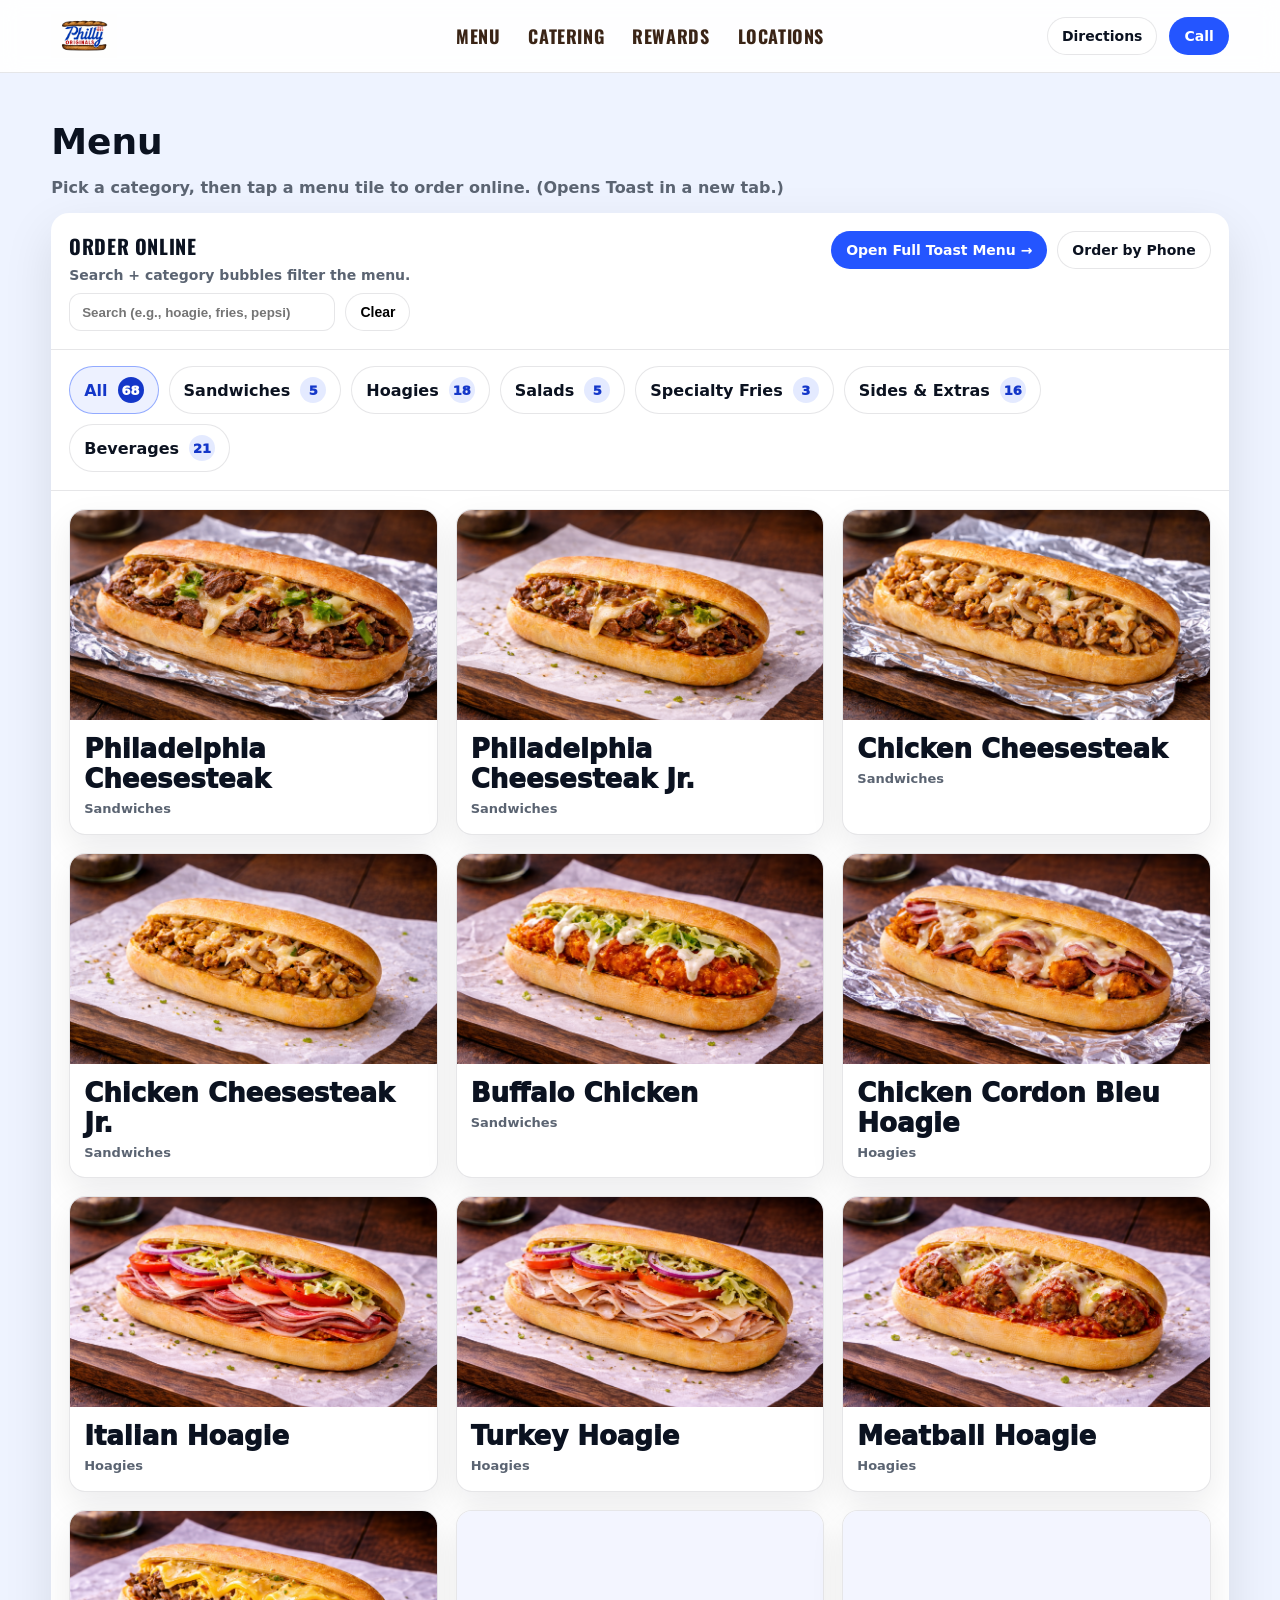
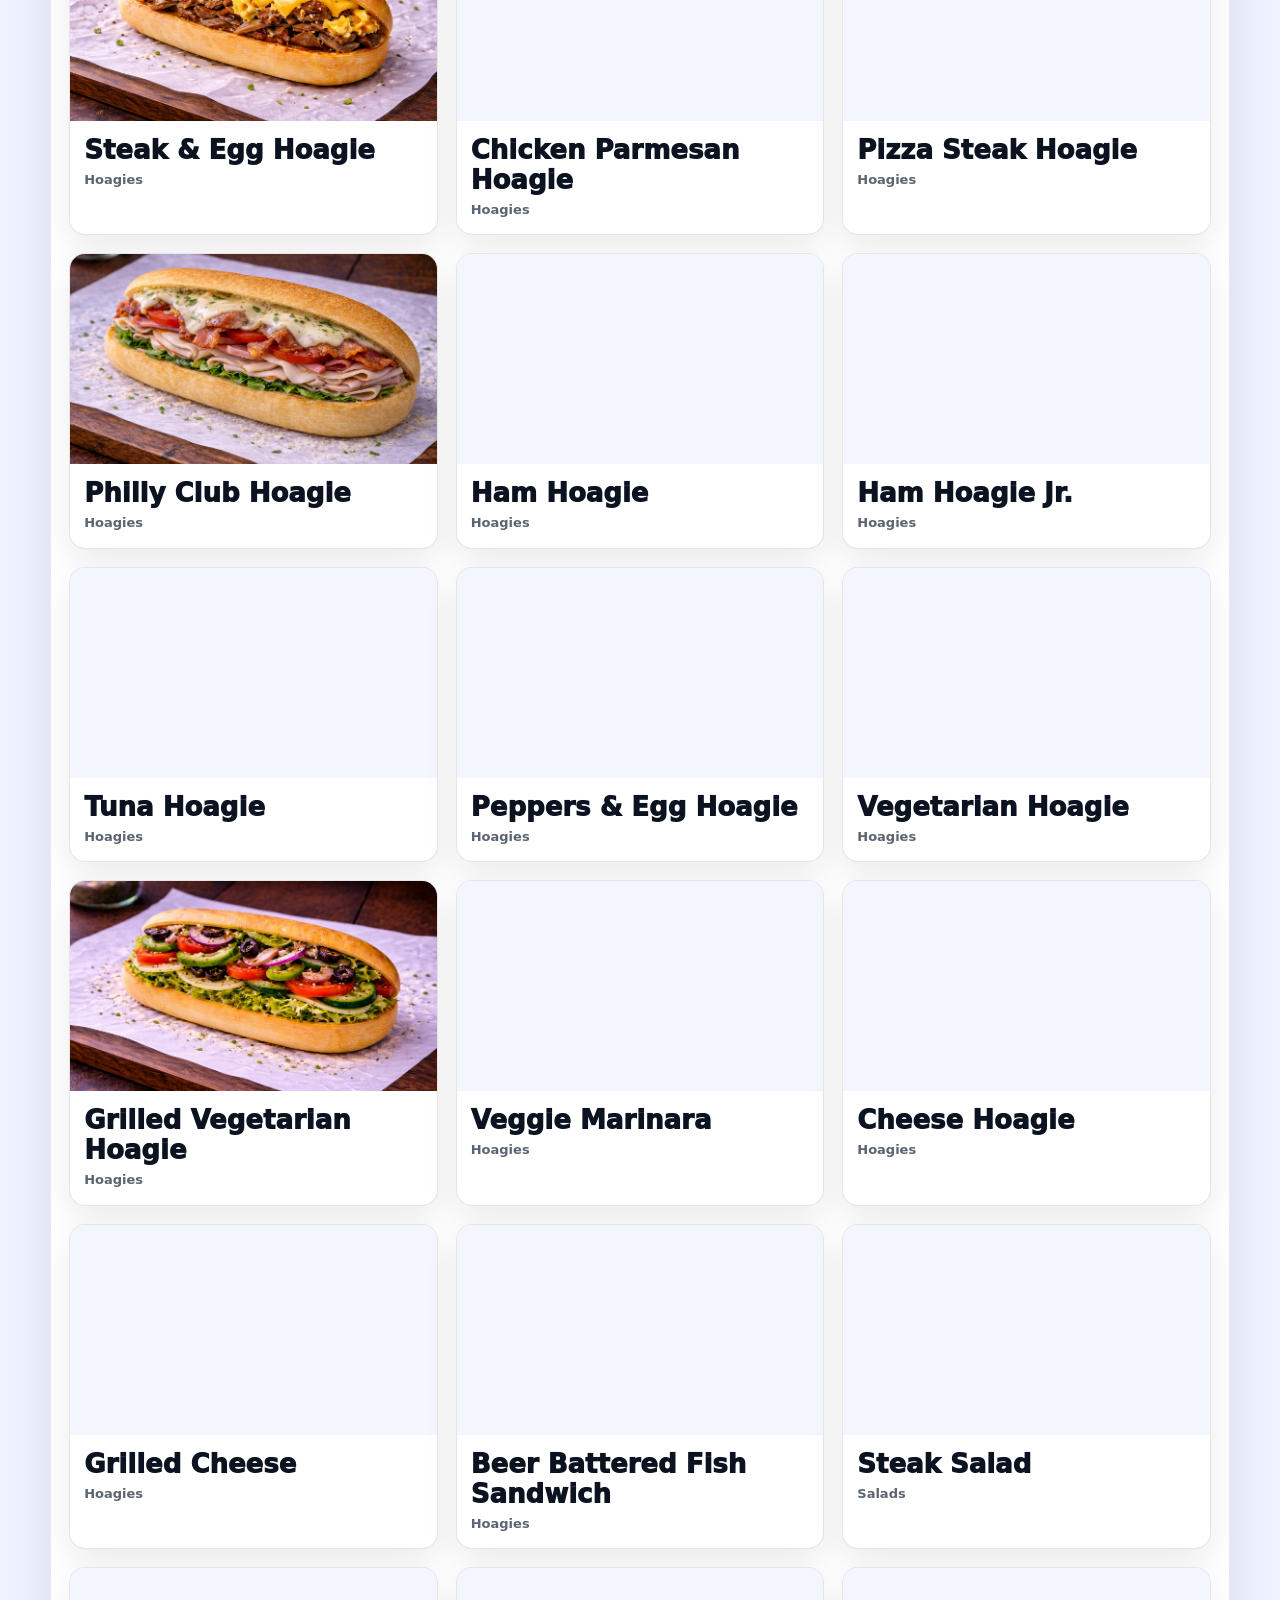
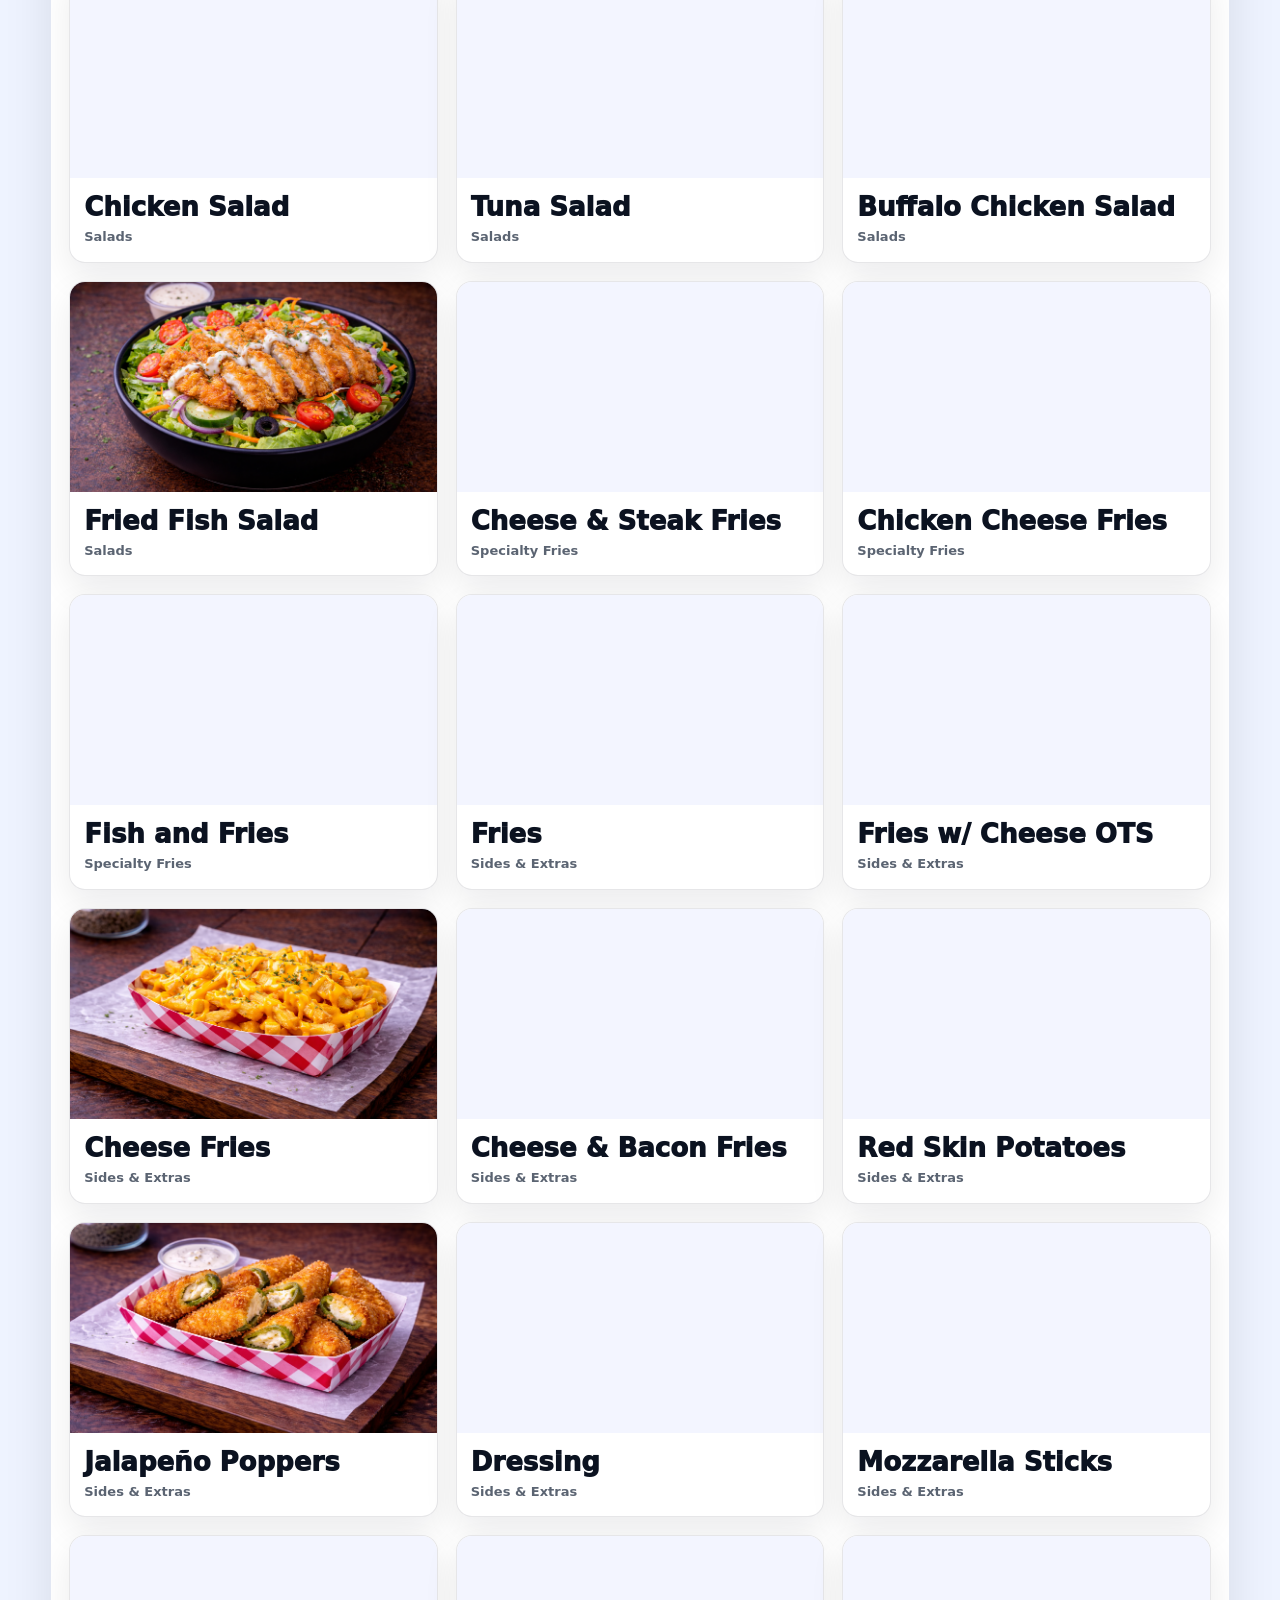
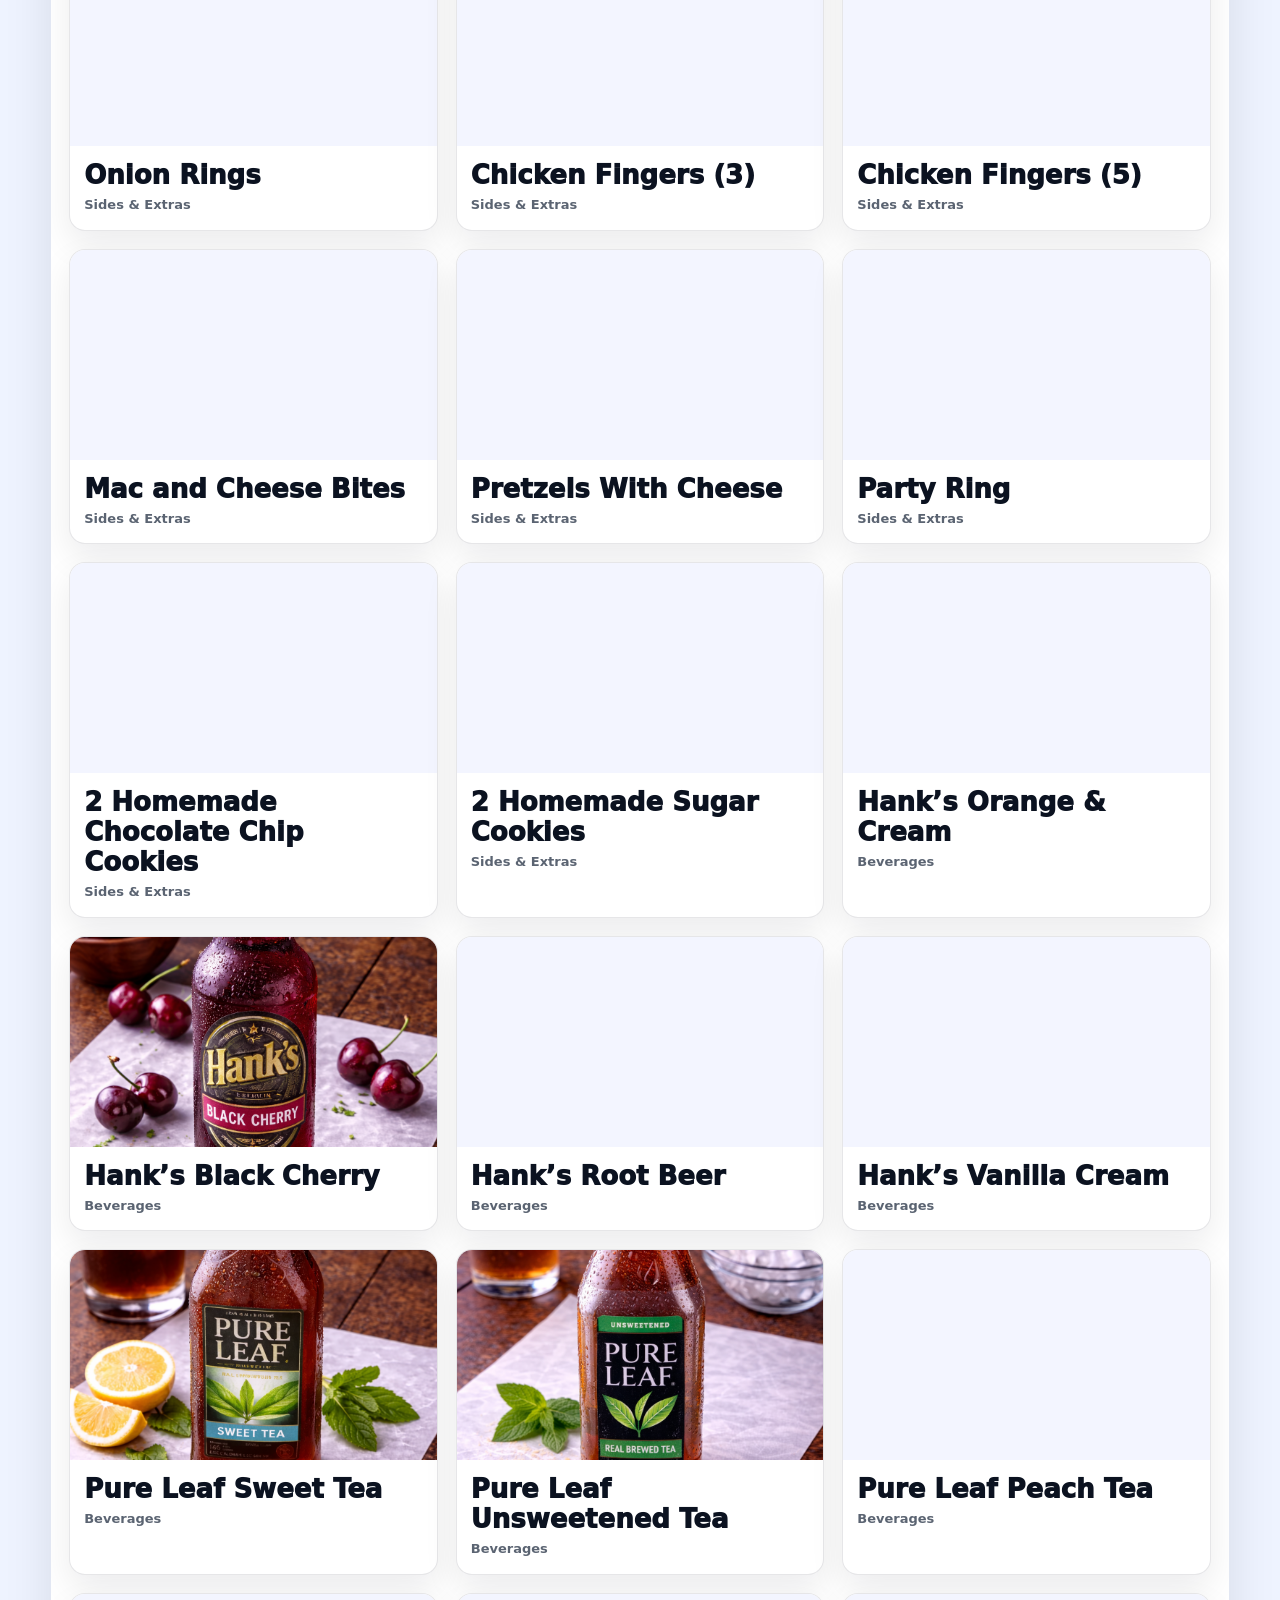
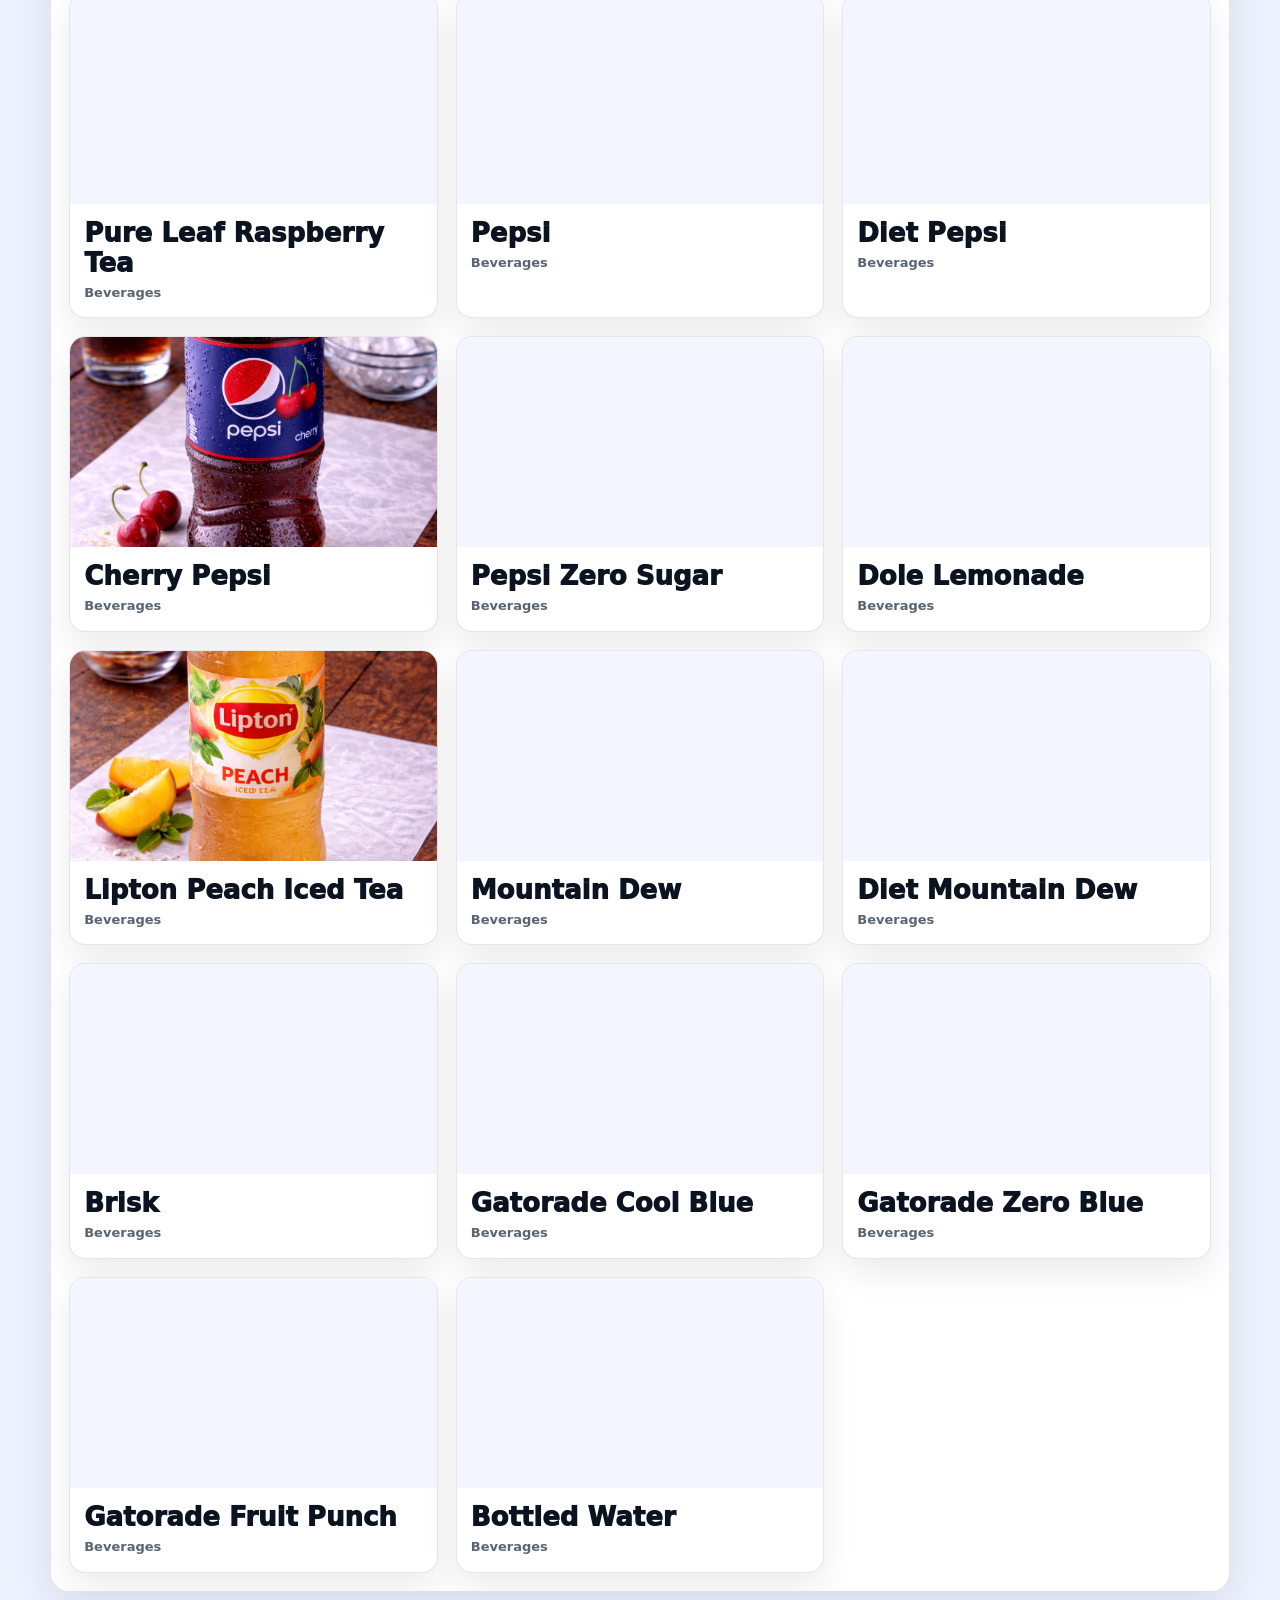
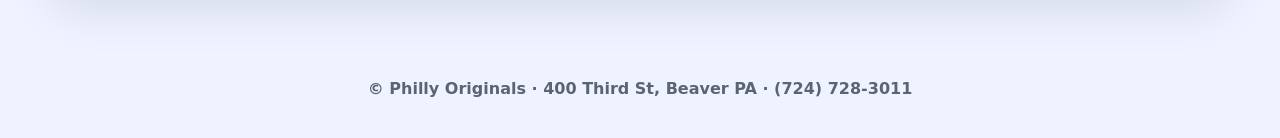
<file: menu.html>
<!doctype html>
<html lang="en">
<head>
<meta charset="utf-8"/>
<meta name="viewport" content="width=device-width, initial-scale=1"/>
<title>Philly Originals | Menu</title>
<meta name="description" content="Philly Originals — Full menu. Tap items to order online."/>

<link href="https://fonts.googleapis.com/css2?family=Oswald:wght@600;700&display=swap" rel="stylesheet">

<style>
:root{
  --blue-bg:#eef3ff;
  --blue:#2455ff;
  --blue2:#1437c9;
  --ink:#0b1220;
  --muted:#5b6472;
  --max:1200px;

  --chipotle-brown:#3a2416;
  --line:rgba(11,18,32,.10);

  --card:#ffffff;
  --shadow:0 18px 50px rgba(2,6,23,.10);
}

*{box-sizing:border-box}
html{scroll-behavior:smooth}
body{
  margin:0;
  font-family:system-ui,-apple-system,Segoe UI,Roboto,Arial,sans-serif;
  color:var(--ink);
  background:var(--blue-bg);
}
a{text-decoration:none;color:inherit}
.wrap{width:min(var(--max),92%);margin:auto}

/* HEADER */
header{
  position:sticky;top:0;z-index:10;
  background:rgba(255,255,255,.92);
  backdrop-filter:saturate(140%) blur(10px);
  border-bottom:1px solid var(--line);
}
.top{
  display:flex;
  align-items:center;
  justify-content:space-between;
  gap:18px;
  padding:14px 0;
}
.brand{display:flex;align-items:center;gap:12px;min-width:220px;}
.logo{height:44px;display:block}

.nav{display:flex;align-items:center;gap:28px;}
.nav a{
  font-family:Oswald, system-ui, sans-serif;
  font-weight:700;
  letter-spacing:.6px;
  text-transform:uppercase;
  color:var(--chipotle-brown);
  font-size:18px;
}
.nav a:hover{opacity:.75}

.right{
  display:flex;
  align-items:center;
  gap:12px;
  min-width:220px;
  justify-content:flex-end;
}
.pill{
  display:inline-flex;
  align-items:center;
  justify-content:center;
  padding:10px 14px;
  border-radius:999px;
  border:1px solid var(--line);
  background:#fff;
  font-weight:800;
  font-size:14px;
  transition:140ms ease;
}
.pill.primary{background:var(--blue);border-color:transparent;color:#fff;}
.pill.primary:hover{background:var(--blue2)}
.pill:hover{transform:translateY(-1px)}

/* SECTION */
section{padding:48px 0}
.h2{font-size:36px;font-weight:900;margin:0 0 10px}
.sub{color:var(--muted);font-weight:600}

/* MENU SHELL */
.menu-shell{
  background:var(--card);
  border-radius:18px;
  box-shadow:var(--shadow);
  overflow:hidden;
}
.menu-topbar{
  display:flex;
  align-items:flex-start;
  justify-content:space-between;
  gap:12px;
  padding:18px 18px;
  border-bottom:1px solid var(--line);
}
.menu-topbar .lefty{display:flex;flex-direction:column;gap:6px;}
.menu-topbar .title{
  font-family:Oswald, system-ui, sans-serif;
  letter-spacing:.6px;
  text-transform:uppercase;
  font-size:20px;
  font-weight:700;
}
.menu-topbar .note{color:var(--muted);font-weight:600;font-size:14px;}
.menu-topbar .actions{display:flex;gap:10px;flex-wrap:wrap;justify-content:flex-end;}
.btn{
  display:inline-flex;align-items:center;justify-content:center;
  padding:10px 14px;border-radius:999px;border:1px solid var(--line);
  background:#fff;font-weight:800;font-size:14px;transition:140ms ease;
}
.btn.primary{background:var(--blue);border-color:transparent;color:#fff;}
.btn.primary:hover{background:var(--blue2)}
.btn:hover{transform:translateY(-1px)}

.search-wrap{
  display:flex; gap:10px; flex-wrap:wrap;
  margin-top:4px;
}
.search{
  flex:1;
  min-width:220px;
  padding:10px 12px;
  border-radius:12px;
  border:1px solid var(--line);
  font-weight:700;
  outline:none;
}
.search:focus{
  border-color:rgba(36,85,255,.45);
  box-shadow:0 0 0 4px rgba(36,85,255,.10);
}

/* CATEGORY BUBBLES */
.pills-area{padding:16px 18px 18px;border-bottom:1px solid var(--line);}
.pills-row{display:flex;gap:10px;flex-wrap:wrap;margin-bottom:0;}

.chip{
  display:inline-flex;align-items:center;gap:10px;
  padding:10px 14px;border-radius:999px;border:1px solid var(--line);
  background:#fff;font-weight:900;transition:140ms ease;
  cursor:pointer;user-select:none;
}
.chip:hover{transform:translateY(-1px)}
.chip .count{
  display:inline-flex;align-items:center;justify-content:center;
  width:26px;height:26px;border-radius:999px;
  background:rgba(36,85,255,.12);
  color:var(--blue2);
  font-weight:950;font-size:13px;
}
.chip.active{
  border-color:rgba(36,85,255,.45);
  background:rgba(36,85,255,.08);
  color:var(--blue2);
}
.chip.active .count{background:var(--blue2);color:#fff;}

/* TILE CARDS */
.item-tiles{padding:18px;}
.tiles-grid{
  display:grid;
  grid-template-columns:repeat(3,1fr);
  gap:18px;
}
.tile{
  display:block;
  border-radius:16px;
  overflow:hidden;
  background:#fff;
  border:1px solid var(--line);
  box-shadow:0 14px 34px rgba(2,6,23,.08);
  transition:140ms ease;
}
.tile:hover{
  transform:translateY(-2px);
  border-color:rgba(36,85,255,.25);
  box-shadow:0 18px 44px rgba(2,6,23,.12);
}
.tile .img{
  height:210px;
  background:#f3f5ff;
  overflow:hidden;
}
.tile .img img{
  width:100%;
  height:100%;
  object-fit:cover;
  display:block;
  transform:scale(1.01);
  transition:transform .45s ease;
}
.tile:hover .img img{transform:scale(1.07)}
.tile .label{
  padding:14px 14px 6px;
  font-size:26px;
  font-weight:950;
  color:var(--ink);
}
.tile .meta{
  padding:0 14px 16px;
  color:var(--muted);
  font-weight:700;
  font-size:13px;
  line-height:1.35;
}

/* FOOTER */
footer{padding:40px 0;color:var(--muted);font-weight:600;text-align:center}

/* MOBILE */
@media(max-width:980px){
  .nav{display:none}
  .right{min-width:auto}
  .tiles-grid{grid-template-columns:1fr}
  .tile .label{font-size:24px}
}
</style>
</head>

<body>

<header>
  <div class="wrap top">
    <a class="brand" href="index.html" aria-label="Philly Originals Home">
      <img src="assets/logo.png" class="logo" alt="Philly Originals"
           onerror="this.src='data:image/svg+xml;utf8,<svg xmlns=%22http://www.w3.org/2000/svg%22 width=%22160%22 height=%2244%22><rect width=%22100%25%22 height=%22100%25%22 fill=%22%23ffffff%22/><text x=%2250%25%22 y=%2258%25%22 text-anchor=%22middle%22 font-family=%22Arial%22 font-size=%2216%22 fill=%22%230b1220%22>Philly Originals</text></svg>';"/>
    </a>

    <nav class="nav" aria-label="Primary">
      <a href="menu.html">Menu</a>
      <a href="catering.html">Catering</a>
      <a href="rewards.html">Rewards</a>
      <a href="locations.html">Locations</a>
    </nav>

    <div class="right">
      <a class="pill" href="locations.html">Directions</a>
      <a class="pill primary" href="tel:+17247283011">Call</a>
    </div>
  </div>
</header>

<section id="menu">
  <div class="wrap">
    <h2 class="h2">Menu</h2>
    <p class="sub">Pick a category, then tap a menu tile to order online. (Opens Toast in a new tab.)</p>

    <div class="menu-shell">
      <div class="menu-topbar">
        <div class="lefty">
          <div class="title">Order Online</div>
          <div class="note">Search + category bubbles filter the menu.</div>

          <div class="search-wrap">
            <input id="searchInput" class="search" type="search" placeholder="Search (e.g., hoagie, fries, pepsi)"/>
            <button class="btn" id="clearSearchBtn" type="button">Clear</button>
          </div>
        </div>
        <div class="actions">
          <a class="btn primary" target="_blank" rel="noopener"
             href="https://order.toasttab.com/online/philly-originals-ambridge-1507-duss-avenue">
            Open Full Toast Menu →
          </a>
          <a class="btn" href="tel:+17247283011">Order by Phone</a>
        </div>
      </div>

      <div class="pills-area" aria-label="Menu selectors">
        <div class="pills-row" id="categoryChips" aria-label="Category bubbles"></div>
      </div>

      <div class="item-tiles" aria-label="Menu item tiles">
        <div class="tiles-grid" id="itemTilesGrid"></div>
      </div>
    </div>

  </div>
</section>

<footer>
  © Philly Originals · 400 Third St, Beaver PA · (724) 728-3011
</footer>

<script>
/**
 * Menu page:
 * - Supports ?cat=sandwich (from category cards on index.html)
 * - Also supports old #menu-hoagie hash as fallback
 * - "Show All" chip
 * - Search filter
 * - Lazy-load images
 */

const PLACEHOLDER = "data:image/svg+xml;utf8," + encodeURIComponent(`
<svg xmlns="http://www.w3.org/2000/svg" width="1200" height="700">
  <defs>
    <linearGradient id="g" x1="0" x2="1">
      <stop offset="0" stop-color="#eef3ff"/>
      <stop offset="1" stop-color="#dfe8ff"/>
    </linearGradient>
  </defs>
  <rect width="100%" height="100%" fill="url(#g)"/>
  <text x="50%" y="54%" text-anchor="middle"
        font-family="Arial" font-size="42" fill="#0b1220" opacity="0.70">
    Image coming soon
  </text>
</svg>
`);

const MENU = [
  {
    id: "sandwich",
    name: "Sandwiches",
    img: "assets/hero.jpg",
    items: [
      { name: "Philadelphia Cheesesteak", url: "https://order.toasttab.com/online/philly-originals-ambridge-1507-duss-avenue/item-philadelphia-cheesesteak_ebd4b86c-b557-48ff-a035-d317279c0f9a", img: "assets/01-sandwich-philadelphia-cheesesteak.png" },
      { name: "Philadelphia Cheesesteak Jr.", url: "https://order.toasttab.com/online/philly-originals-ambridge-1507-duss-avenue/item-philadelphia-cheesesteak-jr_07fd8b4d-08f7-4fc0-a81e-4cadae2d9f0f", img: "assets/02-sandwich-philadelphia-cheesesteak-jr.png" },
      { name: "Chicken Cheesesteak", url: "https://order.toasttab.com/online/philly-originals-ambridge-1507-duss-avenue/item-chicken-cheesesteak_b876a53c-49c0-458f-863d-024f50b68a91", img: "assets/03-sandwich-chicken-cheesesteak.png" },
      { name: "Chicken Cheesesteak Jr.", url: "https://order.toasttab.com/online/philly-originals-ambridge-1507-duss-avenue/item-chicken-cheesesteak-jr_988ab45c-b2f7-49fa-b503-293c1b51855e", img: "assets/04-sandwich-chicken-cheesesteak-jr.png" },
      { name: "Buffalo Chicken", url: "https://order.toasttab.com/online/philly-originals-ambridge-1507-duss-avenue/item-buffalo-chicken_725cabbe-190b-44a2-9e8b-959a732a78dd", img: "assets/05-sandwich-buffalo-chicken.png" },
    ]
  },
  {
    id: "hoagie",
    name: "Hoagies",
    img: "assets/cat-hoagies.jpg",
    items: [
      { name: "Chicken Cordon Bleu Hoagie", url: "https://order.toasttab.com/online/philly-originals-ambridge-1507-duss-avenue/item-chicken-cordon-bleu-hoagie_32aee894-7de9-4229-a7cd-d26f8fc285f1", img: "assets/06-hoagie-chicken-cordon-bleu.png" },
      { name: "Italian Hoagie", url: "https://order.toasttab.com/online/philly-originals-ambridge-1507-duss-avenue/item-italian-hoagie_79ae256d-2f17-42c7-8c89-1b88282994d8", img: "assets/07-hoagie-italian.png" },
      { name: "Turkey Hoagie", url: "https://order.toasttab.com/online/philly-originals-ambridge-1507-duss-avenue/item-turkey-hoagie_967dcc94-296a-4c46-925c-aab2328e414d", img: "assets/08-hoagie-turkey.png" },
      { name: "Meatball Hoagie", url: "https://order.toasttab.com/online/philly-originals-ambridge-1507-duss-avenue/item-meatball-hoagie_5c490dcd-6389-4476-9f9b-6e1f32a3e5d8", img: "assets/09-hoagie-meatball.png" },
      { name: "Steak & Egg Hoagie", url: "https://order.toasttab.com/online/philly-originals-ambridge-1507-duss-avenue/item-steak-egg-hoagie_e3550b09-fc18-4e9d-9321-22431ab1c8d1", img: "assets/10-hoagie-steak-egg.png" },
      { name: "Chicken Parmesan Hoagie", url: "https://order.toasttab.com/online/philly-originals-ambridge-1507-duss-avenue/item-chicken-parmesan-hoagie_9a53fd44-a528-42ab-9ed7-195013717248", img: "assets/11-hoagie-chicken-parmesan.png" },
      { name: "Pizza Steak Hoagie", url: "https://order.toasttab.com/online/philly-originals-ambridge-1507-duss-avenue/item-pizza-steak-hoagie_1129b578-c657-4e66-9e6c-c6bd576b7821", img: "assets/12-hoagie-pizza-steak.png" },
      { name: "Philly Club Hoagie", url: "https://order.toasttab.com/online/philly-originals-ambridge-1507-duss-avenue/item-philly-club-hoagie_fb62343c-2916-4bd2-9245-8ad87a623f8f", img: "assets/13-hoagie-philly-club.png" },
      { name: "Ham Hoagie", url: "https://order.toasttab.com/online/philly-originals-ambridge-1507-duss-avenue/item-ham-hoagie_52f8cbbb-3fc3-46e5-9554-10956b8c204b", img: "assets/14-hoagie-ham.png" },
      { name: "Ham Hoagie Jr.", url: "https://order.toasttab.com/online/philly-originals-ambridge-1507-duss-avenue/item-ham-hoagie-jr_8b83c4d5-5997-46ba-b9a9-c4e6a96e838f", img: "assets/15-hoagie-ham-jr.png" },
      { name: "Tuna Hoagie", url: "https://order.toasttab.com/online/philly-originals-ambridge-1507-duss-avenue/item-tuna-hoagie_62a9c33b-fd87-4b7c-ac4e-584318bf867a", img: "assets/16-hoagie-tuna.png" },
      { name: "Peppers & Egg Hoagie", url: "https://order.toasttab.com/online/philly-originals-ambridge-1507-duss-avenue/item-peppers-egg-hoagie_1fded3af-987b-40c8-8ae1-507f712616db", img: "assets/17-hoagie-peppers-egg.png" },
      { name: "Vegetarian Hoagie", url: "https://order.toasttab.com/online/philly-originals-ambridge-1507-duss-avenue/item-vegetarian-hoagie_f482f90b-0177-4701-a53b-6d8cf829c1aa", img: "assets/18-hoagie-vegetarian.png" },
      { name: "Grilled Vegetarian Hoagie", url: "https://order.toasttab.com/online/philly-originals-ambridge-1507-duss-avenue/item-grilled-vegetarian-hoagie_4fc57f41-90a1-4fb9-be5d-de8d2bb1b467", img: "assets/19-hoagie-grilled-vegetarian.png" },
      { name: "Veggie Marinara", url: "https://order.toasttab.com/online/philly-originals-ambridge-1507-duss-avenue/item-veggie-marinara_446f2f2a-2189-4bef-86fb-84139814df05", img: "assets/20-hoagie-veggie-marinara.png" },
      { name: "Cheese Hoagie", url: "https://order.toasttab.com/online/philly-originals-ambridge-1507-duss-avenue/item-cheese-hoagie_2c852187-6e73-4c8a-9ea6-7827ff19e246", img: "assets/21-hoagie-cheese.png" },
      { name: "Grilled Cheese", url: "https://order.toasttab.com/online/philly-originals-ambridge-1507-duss-avenue/item-grilled-cheese_427e50be-4e97-4032-a696-856cac415944", img: "assets/22-hoagie-grilled-cheese.png" },
      { name: "Beer Battered Fish Sandwich", url: "https://order.toasttab.com/online/philly-originals-ambridge-1507-duss-avenue/item-beer-battered-fish-sandwich_41380bbb-0748-4a78-8bb8-07e6340bd0fc", img: "assets/23-hoagie-beer-battered-fish-sandwich.png" },
    ]
  },
  {
    id: "salads",
    name: "Salads",
    img: "assets/cat-salads.jpg",
    items: [
      { name: "Steak Salad", url: "https://order.toasttab.com/online/philly-originals-ambridge-1507-duss-avenue/item-steak-salad_5d7b2c14-9d6e-4c32-8eb1-3af6aa8d5b9b", img: "assets/24-salad-steak.png" },
      { name: "Chicken Salad", url: "https://order.toasttab.com/online/philly-originals-ambridge-1507-duss-avenue/item-chicken-salad_6b5b6b1a-2b60-4cd9-9c36-1c0a7a6c7b1a", img: "assets/25-salad-chicken.png" },
      { name: "Tuna Salad", url: "https://order.toasttab.com/online/philly-originals-ambridge-1507-duss-avenue/item-tuna-salad_23a3d2b2-3c6f-4c49-bb37-1d2b0d5c6a9a", img: "assets/26-salad-tuna.png" },
      { name: "Buffalo Chicken Salad", url: "https://order.toasttab.com/online/philly-originals-ambridge-1507-duss-avenue/item-buffalo-chicken-salad_1e2b3c4d-5f6a-7b8c-9d0e-1f2a3b4c5d6e", img: "assets/27-salad-buffalo-chicken.png" },
      { name: "Fried Fish Salad", url: "https://order.toasttab.com/online/philly-originals-ambridge-1507-duss-avenue/item-fried-fish-salad_9a8b7c6d-5e4f-3a2b-1c0d-9e8f7a6b5c4d", img: "assets/28-salad-fried-fish.png" },
    ]
  },
  {
    id: "specialty-fries",
    name: "Specialty Fries",
    img: "assets/cat-specialty-fries.jpg",
    items: [
      { name: "Cheese & Steak Fries", url: "https://order.toasttab.com/online/philly-originals-ambridge-1507-duss-avenue/item-cheese-steak-fries_ae86e7a5-27c1-4dd5-8f64-71b2c9d8f12a", img: "assets/29-specialty-fries-cheese-steak.png" },
      { name: "Chicken Cheese Fries", url: "https://order.toasttab.com/online/philly-originals-ambridge-1507-duss-avenue/item-chicken-cheese-fries_8aa3d540-60d3-4a75-9a2a-8b1c0b0f0f1f", img: "assets/30-specialty-fries-chicken-cheese.png" },
      { name: "Fish and Fries", url: "https://order.toasttab.com/online/philly-originals-ambridge-1507-duss-avenue/item-fish-and-fries_2a1b0c9d-8e7f-6a5b-4c3d-2e1f0a9b8c7d", img: "assets/31-specialty-fries-fish-and-fries.png" },
    ]
  },
  {
    id: "sides-extras",
    name: "Sides & Extras",
    img: "assets/cat-sides.jpg",
    items: [
      { name: "Fries", url: "https://order.toasttab.com/online/philly-originals-ambridge-1507-duss-avenue/item-fries_cbbe6d00-3201-4827-a5e3-ac05ba0ef4f4", img: "assets/32-side-fries.png" },
      { name: "Fries w/ Cheese OTS", url: "https://order.toasttab.com/online/philly-originals-ambridge-1507-duss-avenue/item-fries-w-cheese-ots_1794bc78-1a74-4b3b-9300-8a91cde28566", img: "assets/33-side-fries-cheese-ots.png" },
      { name: "Cheese Fries", url: "https://order.toasttab.com/online/philly-originals-ambridge-1507-duss-avenue/item-cheese-fries_29bc3073-4c45-4cf5-adec-cb80c55a98aa", img: "assets/34-side-cheese-fries.png" },
      { name: "Cheese & Bacon Fries", url: "https://order.toasttab.com/online/philly-originals-ambridge-1507-duss-avenue/item-cheese-bacon-fries_6d4c5b46-9602-4a35-8f1d-169ffab4a984", img: "assets/35-side-cheese-bacon-fries.png" },
      { name: "Red Skin Potatoes", url: "https://order.toasttab.com/online/philly-originals-ambridge-1507-duss-avenue/item-red-skin-potatoes_42186d09-5ffc-4c76-8d55-b7f2e11ad4a5", img: "assets/36-side-red-skin-potatoes.png" },
      { name: "Jalapeño Poppers", url: "https://order.toasttab.com/online/philly-originals-ambridge-1507-duss-avenue/item-jalapeno-poppers_69834b64-c4bf-4671-8822-fa2890d0872c", img: "assets/37-side-jalapeno-poppers.png" },
      { name: "Dressing", url: "https://order.toasttab.com/online/philly-originals-ambridge-1507-duss-avenue/item-dressing_90ebe078-37e2-4645-a86d-a09fa9188e3e", img: "assets/38-side-dressing.png" },
      { name: "Mozzarella Sticks", url: "https://order.toasttab.com/online/philly-originals-ambridge-1507-duss-avenue/item-mozzerlla-sticks_b9c5359f-8fb6-43e5-95c7-6ca7615b8d54", img: "assets/39-side-mozzarella-sticks.png" },
      { name: "Onion Rings", url: "https://order.toasttab.com/online/philly-originals-ambridge-1507-duss-avenue/item-onion-rings_e2694d71-6daa-4933-8b59-061237f68fa8", img: "assets/40-side-onion-rings.png" },
      { name: "Chicken Fingers (3)", url: "https://order.toasttab.com/online/philly-originals-ambridge-1507-duss-avenue/item-chicken-fingers-3_4128d734-91e1-44a5-9200-f00a4073e183", img: "assets/41-side-chicken-fingers-3.png" },
      { name: "Chicken Fingers (5)", url: "https://order.toasttab.com/online/philly-originals-ambridge-1507-duss-avenue/item-chicken-fingers-5_9f585d9c-bae6-4dee-b350-c7ecbb8ba440", img: "assets/42-side-chicken-fingers-5.png" },
      { name: "Mac and Cheese Bites", url: "https://order.toasttab.com/online/philly-originals-ambridge-1507-duss-avenue/item-mac-and-cheese-bites_f6fedc62-8477-4ce4-b3c5-27f79eb75b3e", img: "assets/43-side-mac-cheese-bites.png" },
      { name: "Pretzels With Cheese", url: "https://order.toasttab.com/online/philly-originals-ambridge-1507-duss-avenue/item-pretzels-with-cheese_21a93960-3834-4229-8d79-0d958ede55a1", img: "assets/44-side-pretzels-cheese.png" },
      { name: "Party Ring", url: "https://order.toasttab.com/online/philly-originals-ambridge-1507-duss-avenue/item-party-ring_466aaeda-4b0c-4afe-b18f-24d38815896e", img: "assets/45-side-party-ring.png" },
      { name: "2 Homemade Chocolate Chip Cookies", url: "https://order.toasttab.com/online/philly-originals-ambridge-1507-duss-avenue/item-2-homemade-chocolate-chip-cookies_d8fc028b-1e90-4079-be30-d4fc6186c691", img: "assets/46-side-chocolate-chip-cookies.png" },
      { name: "2 Homemade Sugar Cookies", url: "https://order.toasttab.com/online/philly-originals-ambridge-1507-duss-avenue/item-2-homemade-sugar-cookies_1fe3d5cc-d1ac-4cba-89fd-b973d1d7ddee", img: "assets/47-side-sugar-cookies.png" },
    ]
  },
  {
    id: "beverages",
    name: "Beverages",
    img: "assets/cat-drinks.jpg",
    items: [
      { name: "Hank’s Orange & Cream", url: "https://order.toasttab.com/online/philly-originals-ambridge-1507-duss-avenue/item-hanks-oranges-and-cream_b0dbbc40-9978-4008-8a69-27f47ddf0b9e", img: "assets/48-drink-hanks-orange-cream.png" },
      { name: "Hank’s Black Cherry", url: "https://order.toasttab.com/online/philly-originals-ambridge-1507-duss-avenue/item-hanks-black-cherry_10ecaed3-97c1-47e5-b66c-f2cb1e949b68", img: "assets/49-drink-hanks-black-cherry.png" },
      { name: "Hank’s Root Beer", url: "https://order.toasttab.com/online/philly-originals-ambridge-1507-duss-avenue/item-hanks-rootbeer_0cce0349-7666-42ff-8007-3a0c52535c22", img: "assets/50-drink-hanks-root-beer.png" },
      { name: "Hank’s Vanilla Cream", url: "https://order.toasttab.com/online/philly-originals-ambridge-1507-duss-avenue/item-hanks-vanilla-cream_4d46ffc8-2b73-47bb-a81b-c13e2329adf0", img: "assets/51-drink-hanks-vanilla-cream.png" },

      { name: "Pure Leaf Sweet Tea", url: "https://order.toasttab.com/online/philly-originals-ambridge-1507-duss-avenue/item-pure-leaf-sweet-tea_5e735fb4-2644-4455-9015-32a46f9c3219", img: "assets/52-drink-pure-leaf-sweet-tea.png" },
      { name: "Pure Leaf Unsweetened Tea", url: "https://order.toasttab.com/online/philly-originals-ambridge-1507-duss-avenue/item-pure-leaf-unsweetened_b46de2f9-3131-4756-a3c6-2435971f8fe4", img: "assets/53-drink-pure-leaf-unsweetened-tea.png" },
      { name: "Pure Leaf Peach Tea", url: "https://order.toasttab.com/online/philly-originals-ambridge-1507-duss-avenue/item-pure-leaf-peach_083b5265-099e-4e35-ac6b-4e1db489142e", img: "assets/54-drink-pure-leaf-peach-tea.png" },
      { name: "Pure Leaf Raspberry Tea", url: "https://order.toasttab.com/online/philly-originals-ambridge-1507-duss-avenue/item-pure-leaf-raspberry_54a04db6-2aba-459c-adbf-715f0ddf945c", img: "assets/55-drink-pure-leaf-raspberry-tea.png" },

      { name: "Pepsi", url: "https://order.toasttab.com/online/philly-originals-ambridge-1507-duss-avenue/item-pepsi_9b34964b-1e31-4e0c-a47a-f240d327ba37", img: "assets/56-drink-pepsi.png" },
      { name: "Diet Pepsi", url: "https://order.toasttab.com/online/philly-originals-ambridge-1507-duss-avenue/item-diet-pepsi_8d661fdf-7494-4fa8-92fc-bbf7e29790f9", img: "assets/57-drink-diet-pepsi.png" },
      { name: "Cherry Pepsi", url: "https://order.toasttab.com/online/philly-originals-ambridge-1507-duss-avenue/item-cherry-pepsi_3228848e-811a-4f1b-be93-08a0806e8129", img: "assets/58-drink-cherry-pepsi.png" },
      { name: "Pepsi Zero Sugar", url: "https://order.toasttab.com/online/philly-originals-ambridge-1507-duss-avenue/item-pepsi-zero-sugar_0a256a0b-ccdf-4e6d-ae7a-885836ecb668", img: "assets/59-drink-pepsi-zero-sugar.png" },

      { name: "Dole Lemonade", url: "https://order.toasttab.com/online/philly-originals-ambridge-1507-duss-avenue/item-dole-lemonade_e0b240b1-4a8e-4551-b22d-e6c1c98f5df5", img: "assets/60-drink-dole-lemonade.png" },
      { name: "Lipton Peach Iced Tea", url: "https://order.toasttab.com/online/philly-originals-ambridge-1507-duss-avenue/item-lipton-peach-iced-tea_b022cc52-c642-40d3-82cc-270d1e5f10b5", img: "assets/61-drink-lipton-peach-iced-tea.png" },

      { name: "Mountain Dew", url: "https://order.toasttab.com/online/philly-originals-ambridge-1507-duss-avenue/item-mt-dew_1d0fc1dc-a060-4a37-af97-0aa82b1a04b1", img: "assets/62-drink-mountain-dew.png" },
      { name: "Diet Mountain Dew", url: "https://order.toasttab.com/online/philly-originals-ambridge-1507-duss-avenue/item-diet-mt-dew_53e025cf-9747-4a87-9013-383ad1db32da", img: "assets/63-drink-diet-mountain-dew.png" },

      { name: "Brisk", url: "https://order.toasttab.com/online/philly-originals-ambridge-1507-duss-avenue/item-brisk_888bd92a-39be-4040-9e49-60cb7943cb68", img: "assets/64-drink-brisk.png" },

      { name: "Gatorade Cool Blue", url: "https://order.toasttab.com/online/philly-originals-ambridge-1507-duss-avenue/item-gatorade-cool-blue_56f7da4c-75d8-4860-afd8-11e3117a46d1", img: "assets/65-drink-gatorade-cool-blue.png" },
      { name: "Gatorade Zero Blue", url: "https://order.toasttab.com/online/philly-originals-ambridge-1507-duss-avenue/item-gatorade-zero-blue_5a70d94e-1d87-42a3-afbc-fb9ec3a5d466", img: "assets/66-drink-gatorade-zero-blue.png" },
      { name: "Gatorade Fruit Punch", url: "https://order.toasttab.com/online/philly-originals-ambridge-1507-duss-avenue/item-gatorade-fruit-punch_1e63f138-a0aa-4256-9132-9502f0751fed", img: "assets/67-drink-gatorade-fruit-punch.png" },
      { name: "Bottled Water", url: "https://order.toasttab.com/online/philly-originals-ambridge-1507-duss-avenue/item-bottled-water_09c54188-3e5d-4ad8-9853-bd93ed3b5ff3", img: "assets/68-drink-bottled-water.png" },
    ]
  }
];

const els = {
  categoryChips: document.getElementById("categoryChips"),
  itemTilesGrid: document.getElementById("itemTilesGrid"),
  searchInput: document.getElementById("searchInput"),
  clearSearchBtn: document.getElementById("clearSearchBtn"),
};

let activeCategoryId = "all";

function escapeHtml(str){
  return String(str).replace(/[&<>"']/g, s => ({
    "&":"&amp;","<":"&lt;",">":"&gt;","\"":"&quot;","'":"&#39;"
  }[s]));
}

function getActiveItems(){
  if(activeCategoryId === "all"){
    return MENU.flatMap(cat => cat.items.map(it => ({...it, __cat: cat})));
  }
  const cat = MENU.find(c => c.id === activeCategoryId);
  if(!cat) return [];
  return cat.items.map(it => ({...it, __cat: cat}));
}

function setActiveCategory(id){
  activeCategoryId = id;

  document.querySelectorAll(".chip.cat").forEach(ch => {
    ch.classList.toggle("active", ch.dataset.cat === id);
  });

  renderItemTiles();

  // Keep URL updated (so refresh keeps category)
  const url = new URL(location.href);
  url.searchParams.set("cat", id);
  history.replaceState(null, "", url.toString());
}

function renderCategoryChips(){
  const allCount = MENU.reduce((sum, c) => sum + c.items.length, 0);

  const chips = [
    { id:"all", name:"All", count: allCount },
    ...MENU.map(c => ({ id:c.id, name:c.name, count:c.items.length }))
  ];

  els.categoryChips.innerHTML = chips.map(cat => `
    <div class="chip cat" role="button" tabindex="0" data-cat="${cat.id}" aria-label="${escapeHtml(cat.name)}">
      <span>${escapeHtml(cat.name)}</span>
      <span class="count">${cat.count}</span>
    </div>
  `).join("");

  els.categoryChips.querySelectorAll(".chip.cat").forEach(chip => {
    chip.addEventListener("click", () => setActiveCategory(chip.dataset.cat));
    chip.addEventListener("keydown", (e) => {
      if(e.key === "Enter" || e.key === " "){
        e.preventDefault();
        setActiveCategory(chip.dataset.cat);
      }
    });
  });

  setActiveCategory(activeCategoryId);
}

function renderItemTiles(){
  const q = (els.searchInput.value || "").trim().toLowerCase();
  const items = getActiveItems().filter(it => !q || it.name.toLowerCase().includes(q));

  els.itemTilesGrid.innerHTML = items.map(it => {
    const cat = it.__cat;
    const img = it.img || cat?.img || PLACEHOLDER;

    return `
      <a class="tile" target="_blank" rel="noopener"
         href="${escapeHtml(it.url)}" aria-label="Order ${escapeHtml(it.name)}">
        <div class="img">
          <img
            src="${escapeHtml(img)}"
            alt="${escapeHtml(it.name)}"
            loading="lazy"
            decoding="async"
            onerror="this.onerror=null;this.src='${PLACEHOLDER}';"
          >
        </div>
        <div class="label">${escapeHtml(it.name)}</div>
        <div class="meta">${escapeHtml(cat?.name || "")}</div>
      </a>
    `;
  }).join("");
}

function initFromHash(){
  const h = (location.hash || "").replace("#","").trim();
  if(h.startsWith("menu-")){
    const id = h.replace("menu-","");
    if(id === "all" || MENU.some(c => c.id === id)) activeCategoryId = id;
  }
}

function initFromUrl(){
  const params = new URLSearchParams(location.search);
  const cat = (params.get("cat") || "").trim();
  if(cat && (cat === "all" || MENU.some(c => c.id === cat))){
    activeCategoryId = cat;
    return;
  }
  initFromHash(); // fallback
}

els.searchInput.addEventListener("input", () => renderItemTiles());
els.clearSearchBtn.addEventListener("click", () => {
  els.searchInput.value="";
  renderItemTiles();
  els.searchInput.focus();
});

initFromUrl();
renderCategoryChips();
renderItemTiles();
</script>

</body>
</html>
</file>
